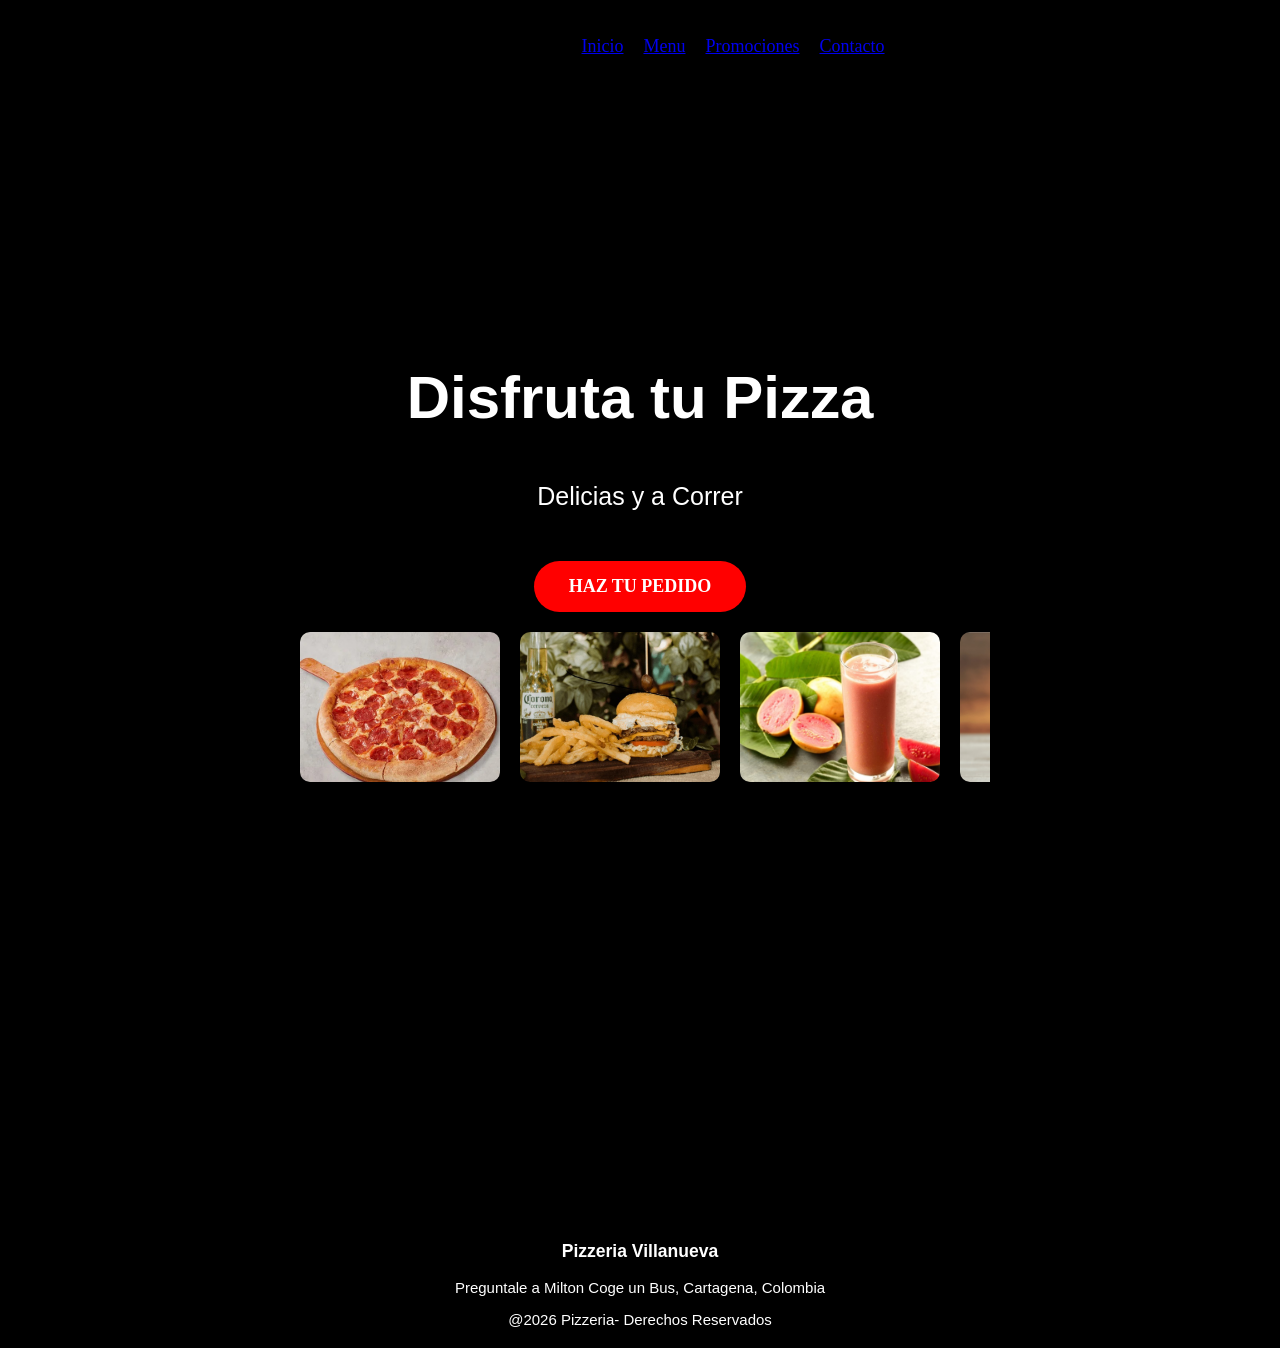
<file: index.html>
<!DOCTYPE html>
<html lang="en">

<head>
    <meta charset="UTF-8">
    <meta name="viewport" content="width=device-width, initial-scale=1.0">
    <title>PIZZA</title>
    <link rel="stylesheet" href="./css/letras.css">
    <link rel="icon" href="./imagen/favicon.ico" type="image/x-icon">
    <meta name="description" content="pizzeria don adolfo">
</head>

<body>
    <header>
        <div class="logo"> </div>
        <nav>
            <ul>
                <li><a href="index.html">Inicio</a></li>
                <li><a href="menu HTML/menu.html">Menu</a></li>
                <li><a href="promociones HTML/promociones.html">Promociones</a></li>
                <li><a href="contacto HTML/contacto.html">Contacto</a></li>
            </ul>
        </nav>
    </header>
    <main id="hero">
        <div class="promo">
            <h1>Disfruta tu Pizza</h1>
            <p>Delicias y a Correr</p>
            <a href="menu HTML/menu.html">HAZ TU PEDIDO</a>

            <div class="carrusel">
                <div class="elemento"><img src="./imagen/FUNDIDA-CON-PEPPERONI.jpg" alt="Pizza-peperoni"></div>
                <div class="elemento"><img src="./imagen/Hamburguesa Especial.jpg" alt="Hamburguesa-especial"></div>
                <div class="elemento"><img src="./imagen/Jugo Natural de guayaba.jpg" alt="jugo-guayaba"></div>
                <div class="elemento"><img src="./imagen/Malteada.jpg" alt="Malteada"></div>
                <div class="elemento"><img src="./imagen/Brownie con Helado.jpg" alt="Brownie+helado"></div>
            </div>

        </div>
        <video muted autoplay loop>
            <source src="./video/PIZZA.mp4" type="video/mp4">
        </video>

        <div class="capa">
        </div>
    </main>
    <footer class="footer">
        <div class="footer-contenido">
            <h3>Pizzeria Villanueva</h3>
            <p>Preguntale a Milton Coge un Bus, Cartagena, Colombia</p>
            <p>@2026 Pizzeria- Derechos Reservados</p>
        </div>
    </footer>
</body>

</html>
</file>
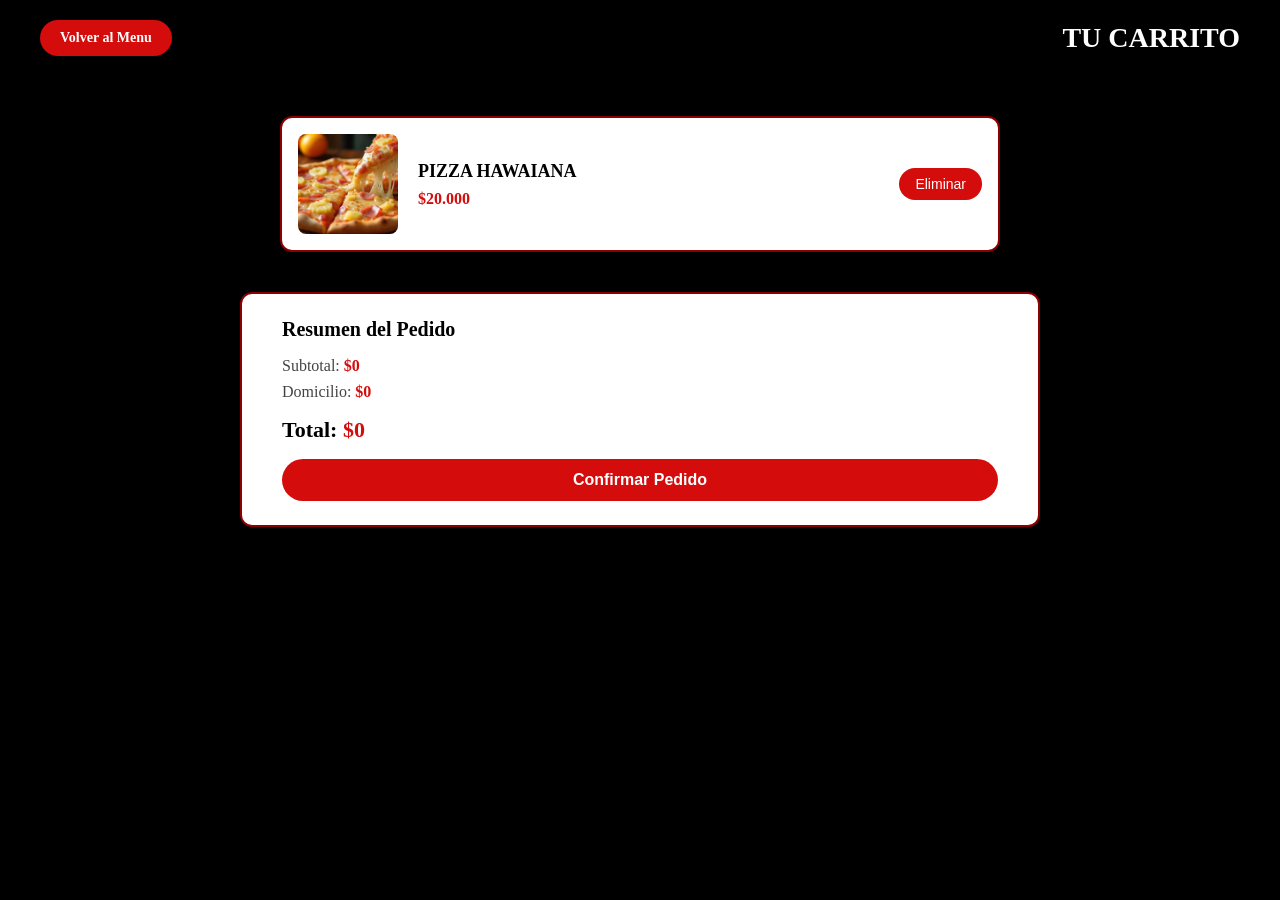
<file: carrito HTML/carrito.html>
<!DOCTYPE html>
<html lang="en">

<head>
    <meta charset="UTF-8">
    <meta name="viewport" content="width=device-width, initial-scale=1.0">
    <title>Pedidos en el Carrito</title>
    <link rel="stylesheet" href="../carrito CSS/carrito.css">
    <link rel="shortcut icon" href="../imagen/favicon.ico" type="image/x-icon">
</head>

<body>
    
    <video autoplay muted loop id="video-fondo">
    <source src="../video/PIZZA-CARRITO.mp4" type="video/mp4">
    </video>

    <header>
        <a href="../menu HTML/menu.html">Volver al Menu</a>
        <h1>TU CARRITO</h1>
    </header>

    <section id="productos-carrito">
        <div class="producto-item">
            <img src="../imagen/Pizza Hawaiana.jpg" alt="producto">
            <div class="producto-info">
                <h2>PIZZA HAWAIANA</h2>
                <p>$20.000</p>
            </div>
            <button class="btn-eliminar">Eliminar</button>
        </div>
    </section>

    <section id="resumen">
        <h2>Resumen del Pedido</h2>
        <p>Subtotal: <span id="subtotal">$0</span></p>
        <p>Domicilio: <span id="domicilio">$0</span></p>
        <h3>Total: <span id="total">$0</span></h3>
        <button class="btn-confirmar">Confirmar Pedido</button>
    </section>

</body>

</html>
</file>
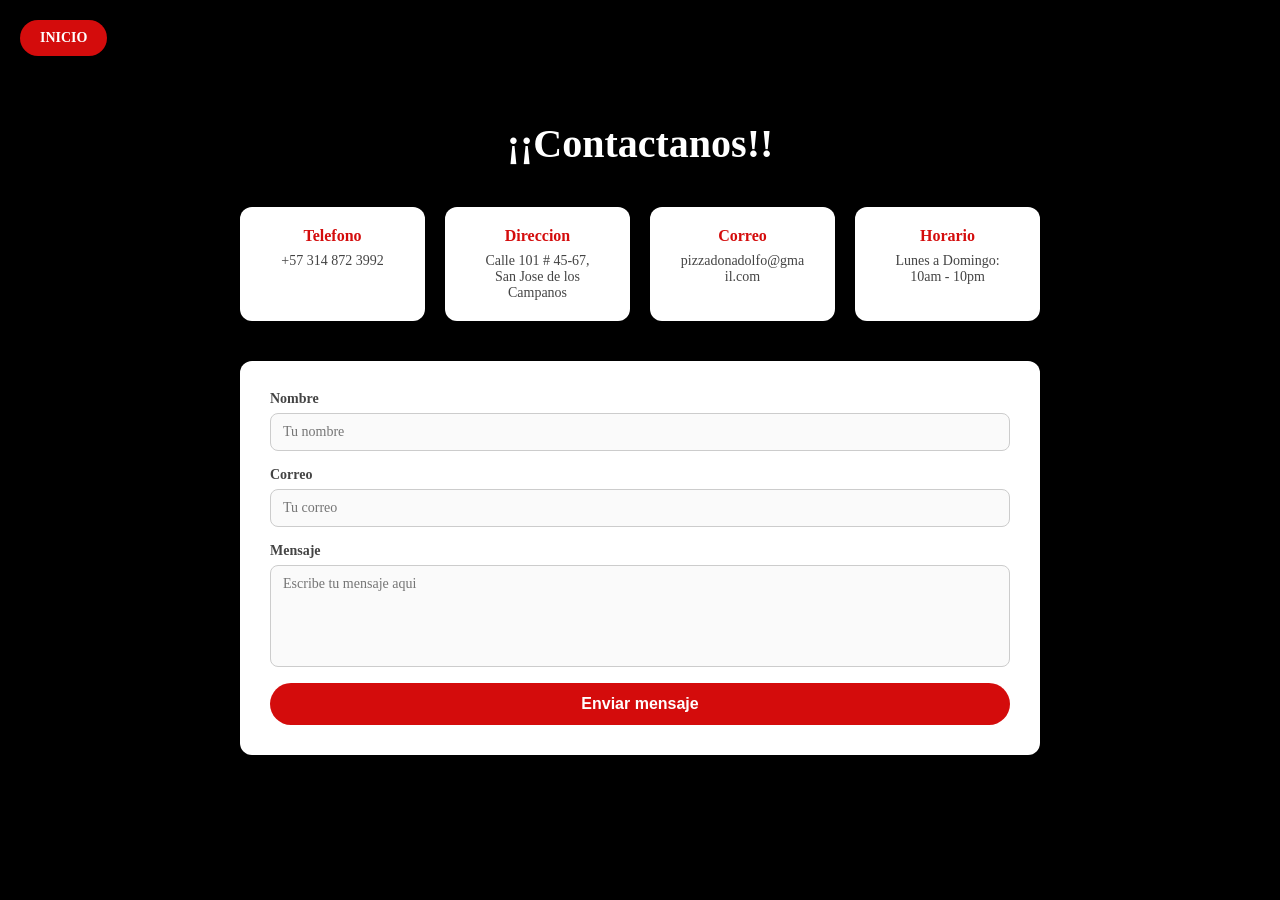
<file: contacto HTML/contacto.html>
<!DOCTYPE html>
<html lang="en">
<head>
    <meta charset="UTF-8">
    <meta name="viewport" content="width=device-width, initial-scale=1.0">
    <title>Contacto</title>
    <link rel="shortcut icon" href="../imagen/favicon.ico" type="image/x-icon">
    <link rel="stylesheet" href="../contacto CSS/contacto.css">
</head>
<body>
    
<a href="../index.html" class="btn-inicio">INICIO</a>

<video autoplay muted loop id="video-fondo">
    <source src="../video/1986-Pizza-Hut-Pan-Pizza.mp4" type="video/mp4">
</video>

<div class="contenedor">
    <h1 class="titulo">¡¡Contactanos!!</h1>

    <div class="info-contacto">
            <div class="info-item">
                <h3>Telefono</h3>
                <p>+57 314 872 3992</p>
            </div>

            <div class="info-item">
                <h3>Direccion</h3>
                <p>Calle 101 # 45-67, San Jose de los Campanos</p>
            </div>

            <div class="info-item">
                <h3>Correo</h3>
                <p>pizzadonadolfo@gmail.com</p>
            </div>

            <div class="info-item">
                <h3>Horario</h3>
                <p>Lunes a Domingo: 10am - 10pm</p>
            </div>
        </div>

        <form class="formulario-contacto">

            <div class="campo">
                <label for="nombre">Nombre</label>
                <input id="nombre" type="text" placeholder="Tu nombre">
            </div>

            <div class="campo">
                <label for="correo">Correo</label>
                <input id="correo" type="email" placeholder="Tu correo">
            </div>

            <div class="campo">
                <label for="mensaje">Mensaje</label>
                <textarea id="mensaje" placeholder="Escribe tu mensaje aqui" rows="5"></textarea>
            </div>

            <input type="submit" value="Enviar mensaje">

        </form>

    </div>

</div>

</body>
</html>
</file>
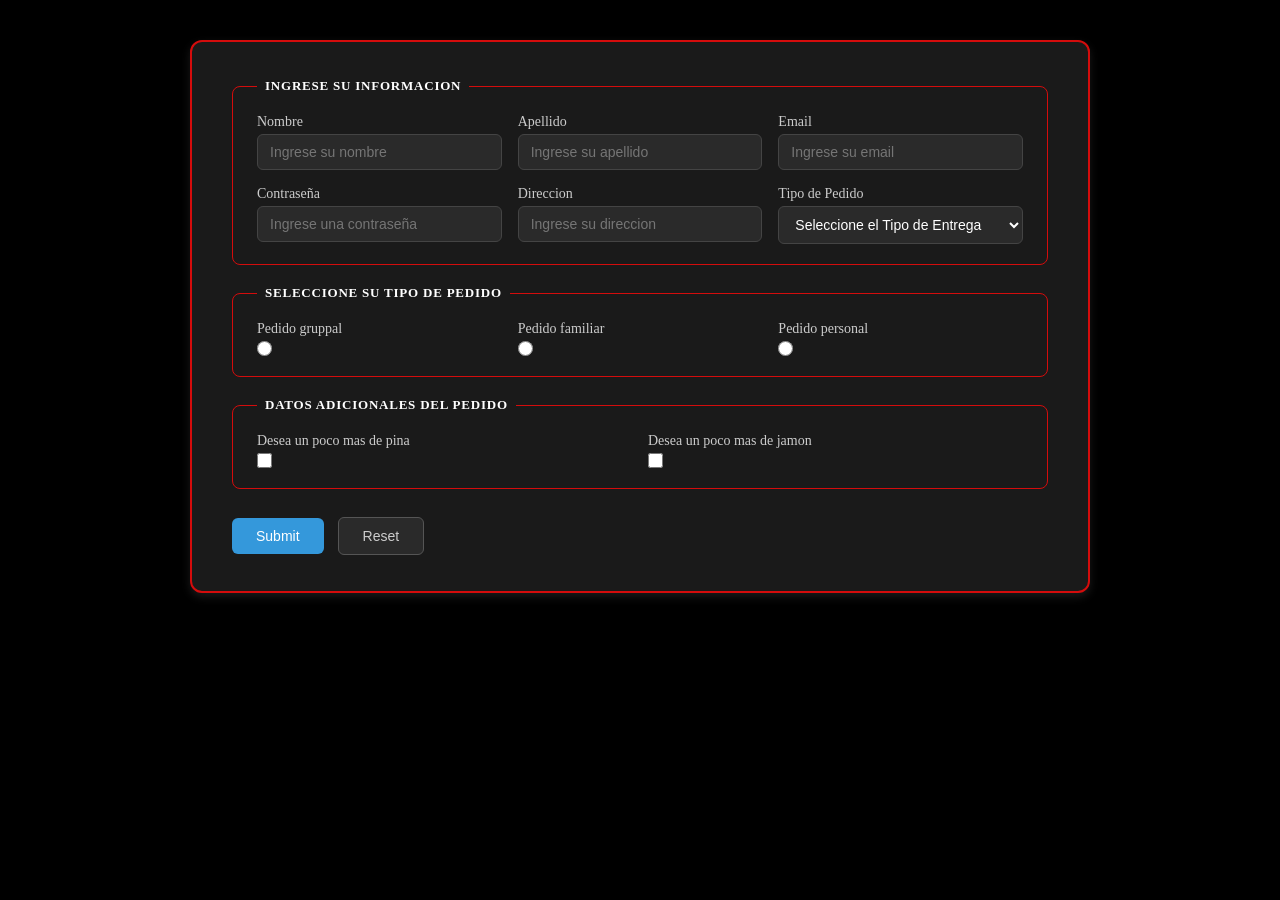
<file: fromulario HTML/Formulario.html>
<!DOCTYPE html>
<html lang="en">
<head>
    <meta charset="UTF-8">
    <meta name="viewport" content="width=device-width, initial-scale=1.0">
    <title>Formulario</title>
    <link rel="shortcut icon" href="../imagen/favicon.ico" type="image/x-icon">
    <link rel="stylesheet" href="../formulario CSS/formulario.css">
</head>
<body>

<form action="">

    <fieldset>
        <legend>Ingrese su informacion</legend>

        <div class="campo">
            <label for="name">Nombre</label>
            <input id="name" type="text" placeholder="Ingrese su nombre">
        </div>

        <div class="campo">
            <label for="surname">Apellido</label>
            <input id="surname" type="text" placeholder="Ingrese su apellido">
        </div>

        <div class="campo">
            <label for="email">Email</label>
            <input id="email" type="email" placeholder="Ingrese su email">
        </div>

        <div class="campo">
            <label for="password">Contraseña</label>
            <input id="password" type="password" placeholder="Ingrese una contraseña">
        </div>

        <div class="campo">
            <label for="direccion">Direccion</label>
            <input id="direccion" type="text" placeholder="Ingrese su direccion">
        </div>

        <div class="campo">
            <label for="pedido">Tipo de Pedido</label>
            <select name="pedidos" id="pedido">
                <option disabled selected>Seleccione el Tipo de Entrega</option>
                <option value="pedido-1">Domicilio</option>
                <option value="pedido-2">Ir a recogerlo</option>
            </select>
        </div>

    </fieldset>

    <fieldset>
        <legend>Seleccione su tipo de pedido</legend>

        <div class="campo">
            <label for="pedido-grupal">Pedido gruppal</label>
            <input id="pedido-grupal" type="radio" value="pedido grupal" name="pedido">
        </div>

        <div class="campo">
            <label for="pedido-familiar">Pedido familiar</label>
            <input id="pedido-familiar" type="radio" value="pedido familiar" name="pedido">
        </div>

        <div class="campo">
            <label for="pedido-personal">Pedido personal</label>
            <input id="pedido-personal" type="radio" value="pedido personal" name="pedido">
        </div>

    </fieldset>

    <fieldset>
        <legend>Datos adicionales del pedido</legend>


        <div class="campo">
            <label for="pina">Desea un poco mas de pina</label>
            <input id="pina" type="checkbox" value="pina" name="adicionales">
        </div>

        <div class="campo">
            <label for="jamon">Desea un poco mas de jamon</label>
            <input id="jamon" type="checkbox" value="jamon" name="adicionales">
        </div>

    </fieldset>

    <input type="submit">
    <input type="reset">

</form>

</body>
</html>
</file>
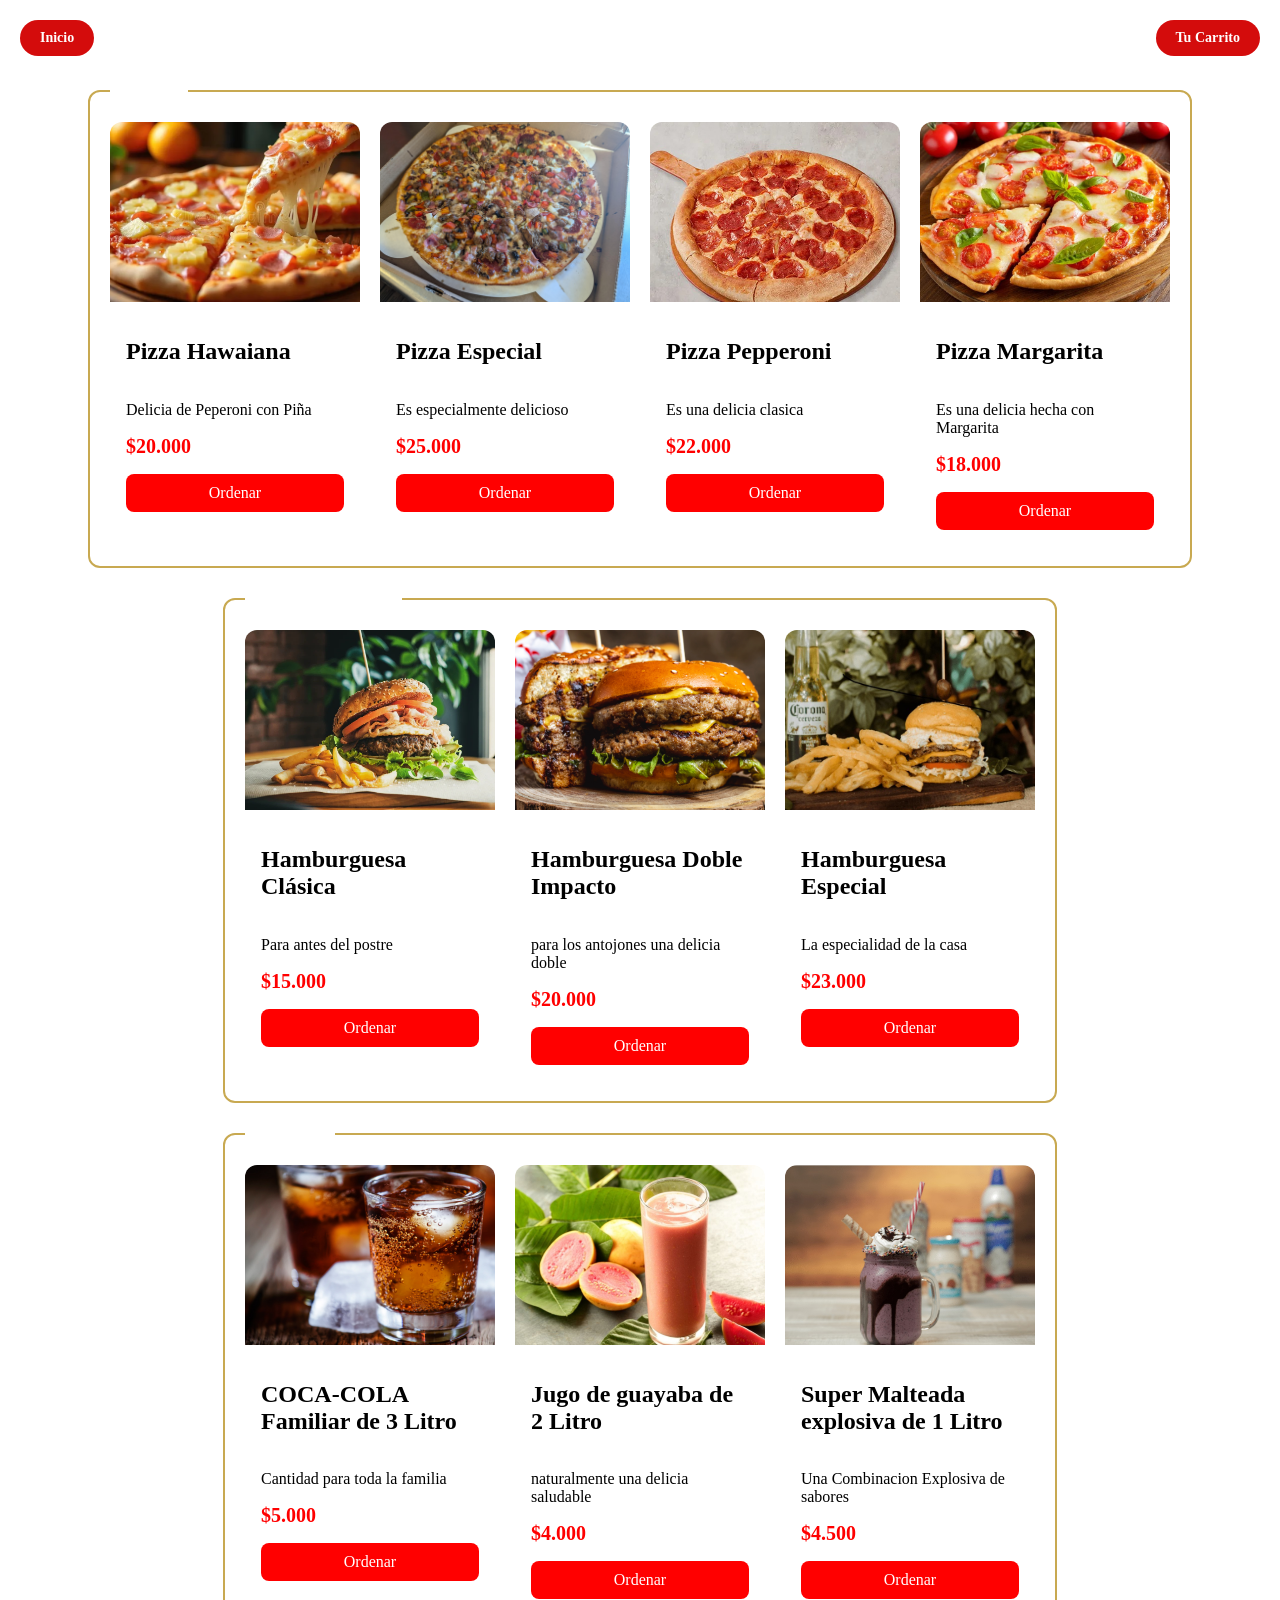
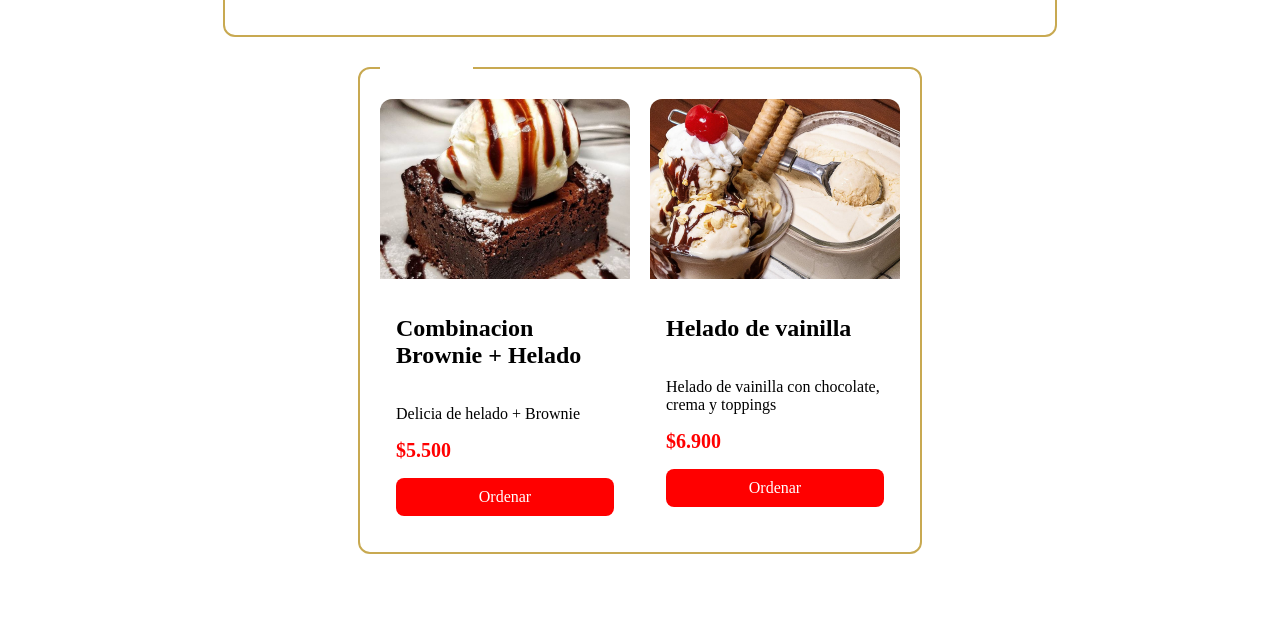
<file: menu HTML/menu.html>
<!DOCTYPE html>
<html lang="en">
<head>
    <meta charset="UTF-8">
    <meta name="viewport" content="width=device-width, initial-scale=1.0">
    <title>menu</title>
    <link rel="stylesheet" href="../menu CSS/menu.css">
    <link rel="icon" href="../imagen/favicon.ico" type="image/x-icon">
    
</head>
<body>

    <div class="nav">
        <a href="../index.html" class="btn-inicio">Inicio</a>
        <a href="../carrito HTML/carrito.html" class="btn-carrito">Tu Carrito</a>
    </div>

    <video autoplay muted loop id="video-fondo">
     <source src="../video/Video-Fondo-Menu.mp4" type="video/mp4">
    </video>

    <div class="contenedor">

        <fieldset class="grupo">
        <legend class="etiqueta">PIZZAS</legend>

        <div class="card">
        <img src="../imagen/Pizza Hawaiana.jpg" alt="producto">
        <div class="card-info">
            <h2>Pizza Hawaiana</h2>
            <p>Delicia de Peperoni con Piña</p>
            <span class="precio">$20.000</span>
            <a class="btn-ordenar" href="../fromulario HTML/Formulario.html">Ordenar</a>
        </div>
        </div>

    <div class="card">
    <img src="../imagen/Pizza Especial.jpeg" alt="producto">
    <div class="card-info">
        <h2>Pizza Especial</h2>
        <p>Es especialmente delicioso</p>
        <span class="precio">$25.000</span>
        <a class="btn-ordenar" href="../fromulario HTML/Formulario.html">Ordenar</a>

    </div>
    </div>

    <div class="card">
    <img src="../imagen/FUNDIDA-CON-PEPPERONI.jpg" alt="producto">
    <div class="card-info">
        <h2>Pizza Pepperoni</h2>
        <p>Es una delicia clasica</p>
        <span class="precio">$22.000</span>
        <a class="btn-ordenar" href="../fromulario HTML/Formulario.html">Ordenar</a>
    </div>    
    </div>

    <div class="card">
    <img src="../imagen/Pizza Margarita.jpg" alt="producto">
    <div class="card-info">
        <h2>Pizza Margarita</h2>
        <p>Es una delicia hecha con Margarita</p>
        <span class="precio">$18.000</span>
        <a class="btn-ordenar" href="../fromulario HTML/Formulario.html">Ordenar</a>
    </div>
    </div>
</fieldset>

<fieldset class="grupo">
<legend class="etiqueta">HAMBURGUESAS</legend>

<div class="card">
<img src="../imagen/Hamburguesa Clásica.jpg" alt="producto">
<div class="card-info">
    <h2>Hamburguesa Clásica</h2>
    <p>Para antes del postre</p>
    <span class="precio">$15.000</span>
    <a class="btn-ordenar" href="../fromulario HTML/Formulario.html">Ordenar</a>
</div>
</div>

    <div class="card">
    <img src="../imagen/Hamburguesa Doble.jpg" alt="producto">
    <div class="card-info">
        <h2>Hamburguesa Doble Impacto</h2>
        <p>para los antojones una delicia doble</p>
        <span class="precio">$20.000</span>
        <a class="btn-ordenar" href="../fromulario HTML/Formulario.html">Ordenar</a>
    </div>
    </div>

    <div class="card">
    <img src="../imagen/Hamburguesa Especial.jpg" alt="producto">
    <div class="card-info">
        <h2>Hamburguesa Especial</h2>
        <p>La especialidad de la casa</p>
        <span class="precio">$23.000</span>
        <a class="btn-ordenar" href="../fromulario HTML/Formulario.html">Ordenar</a>
    </div>
    </div>
</fieldset>

<fieldset class="grupo">
<legend class="etiqueta">BEBIDAS</legend>

<div class="card">
    <img src="../imagen/vaso-de-gaseosa.jpg" alt="producto">
    <div class="card-info">
        <h2>COCA-COLA Familiar de 3 Litro</h2>
        <p>Cantidad para toda la familia</p>
        <span class="precio">$5.000</span>
        <a class="btn-ordenar" href="../fromulario HTML/Formulario.html">Ordenar</a>
    </div>
    </div>

    <div class="card">
    <img src="../imagen/Jugo Natural de guayaba.jpg" alt="producto">
    <div class="card-info">
        <h2>Jugo de guayaba de 2 Litro</h2>
        <p>naturalmente una delicia saludable</p>
        <span class="precio">$4.000</span>
        <a class="btn-ordenar" href="../fromulario HTML/Formulario.html">Ordenar</a>
    </div>
    </div>

    <div class="card">
    <img src="../imagen/Malteada.jpg" alt="producto">
    <div class="card-info">
        <h2>Super Malteada explosiva de 1 Litro</h2>
        <p>Una Combinacion Explosiva de sabores</p>
        <span class="precio">$4.500</span>
        <a class="btn-ordenar" href="../fromulario HTML/Formulario.html">Ordenar</a>
    </div>
    </div>
</fieldset>

<fieldset class="grupo">
<legend class="etiqueta">POSTRES</legend>

    <div class="card">
    <img src="../imagen/Brownie con Helado.jpg" alt="producto">
    <div class="card-info">
        <h2>Combinacion Brownie + Helado</h2>
        <p>Delicia de helado + Brownie</p>
        <span class="precio">$5.500</span>
        <a class="btn-ordenar" href="../fromulario HTML/Formulario.html">Ordenar</a>
    </div>
    </div>

    <div class="card">
    <img src="../imagen/Helado.jpg" alt="producto">
    <div class="card-info">
        <h2>Helado de vainilla</h2>
        <p>Helado de vainilla con chocolate, crema y toppings</p>
        <span class="precio">$6.900</span>
        <a class="btn-ordenar" href="../fromulario HTML/Formulario.html">Ordenar</a>
    </div>
    </div>

</fieldset>
</div>

</body>
</html>
</file>
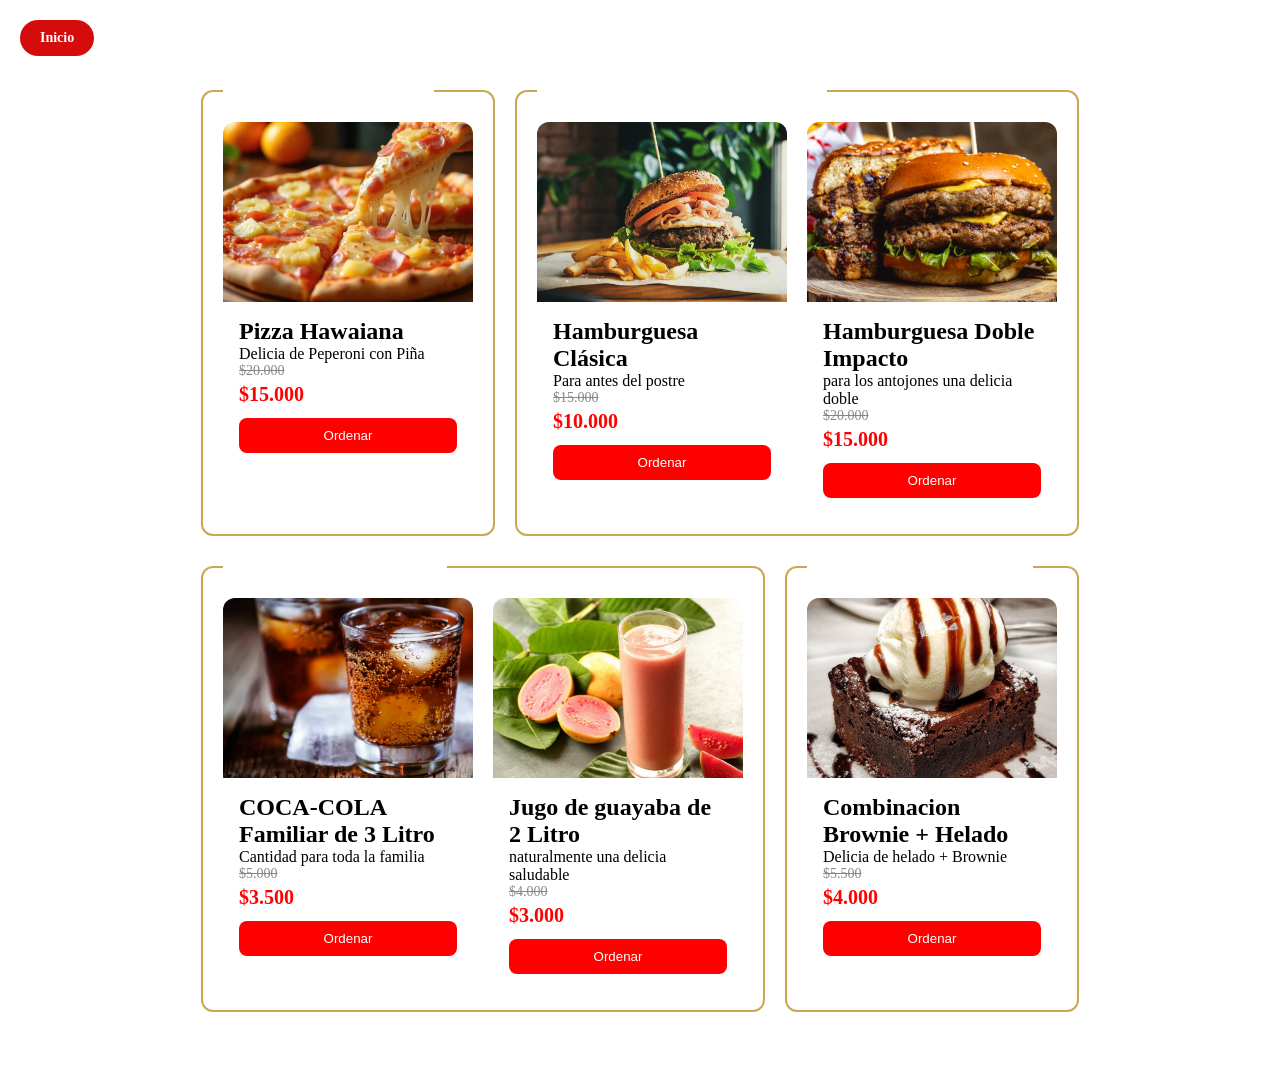
<file: promociones HTML/promociones.html>
<!DOCTYPE html>
<html lang="es">
<head>
    <meta charset="UTF-8">
    <meta name="viewport" content="width=device-width, initial-scale=1.0">
    <title>Promociones</title>
    <link rel="stylesheet" href="../promociones CSS/promociones.css">
    <link rel="icon" href="../imagen/favicon.ico" type="image/x-icon">
</head>
<body>

    <div class="nav">
        <a href="../index.html" class="btn-inicio">Inicio</a>
    </div>

    <video autoplay muted loop id="video-fondo">
        <source src="../video/Promocion.mp4" type="video/mp4">
    </video>

    <div class="contenedor">

        <fieldset class="grupo">
        <legend class="etiqueta">PIZZAS EN PROMOCION</legend>

        <div class="card">
        <img src="../imagen/Pizza Hawaiana.jpg" alt="producto">
        <div class="card-info">
            <h2>Pizza Hawaiana</h2>
            <p>Delicia de Peperoni con Piña</p>
            <span class="precio-antes">$20.000</span>
            <span class="precio">$15.000</span>
            <button>Ordenar</button>
        </div>
        </div>

        </fieldset>

        <fieldset class="grupo">
        <legend class="etiqueta">HAMBURGUESAS EN PROMOCION</legend>

        <div class="card">
        <img src="../imagen/Hamburguesa Clásica.jpg" alt="producto">
        <div class="card-info">
            <h2>Hamburguesa Clásica</h2>
            <p>Para antes del postre</p>
            <span class="precio-antes">$15.000</span>
            <span class="precio">$10.000</span>
            <button>Ordenar</button>
        </div>
        </div>

        <div class="card">
        <img src="../imagen/Hamburguesa Doble.jpg" alt="producto">
        <div class="card-info">
            <h2>Hamburguesa Doble Impacto</h2>
            <p>para los antojones una delicia doble</p>
            <span class="precio-antes">$20.000</span>
            <span class="precio">$15.000</span>
            <button>Ordenar</button>
        </div>
        </div>

        </fieldset>

        <fieldset class="grupo">
        <legend class="etiqueta">BEBIDAS EN PROMOCION</legend>

        <div class="card">
        <img src="../imagen/vaso-de-gaseosa.jpg" alt="producto">
        <div class="card-info">
            <h2>COCA-COLA Familiar de 3 Litro</h2>
            <p>Cantidad para toda la familia</p>
            <span class="precio-antes">$5.000</span>
            <span class="precio">$3.500</span>
            <button>Ordenar</button>
        </div>
        </div>

        <div class="card">
        <img src="../imagen/Jugo Natural de guayaba.jpg" alt="producto">
        <div class="card-info">
            <h2>Jugo de guayaba de 2 Litro</h2>
            <p>naturalmente una delicia saludable</p>
            <span class="precio-antes">$4.000</span>
            <span class="precio">$3.000</span>
            <button>Ordenar</button>
        </div>
        </div>

        </fieldset>

        <fieldset class="grupo">
        <legend class="etiqueta">POSTRES EN PROMOCION</legend>

        <div class="card">
        <img src="../imagen/Brownie con Helado.jpg" alt="producto">
        <div class="card-info">
            <h2>Combinacion Brownie + Helado</h2>
            <p>Delicia de helado + Brownie</p>
            <span class="precio-antes">$5.500</span>
            <span class="precio">$4.000</span>
            <button>Ordenar</button>
        </div>
        </div>

        </fieldset>

    </div>

</body>
</html>
</file>
<file: css/letras.css>
body{
    background-color: black;
}

#hero {
    min-height: 100vh;
    position: relative;

}

video {
    position: absolute;
    top: 0;
    left: 0;
    width: 100%;
    height: 100%;
    object-fit: cover;
}

.capa {
    position: absolute;
    top: 0;
    left: 0;
    width: 100%;
    height: 100%;
    background: #1c1c1c;
    opacity: 0.5;
    mix-blend-mode: overlay;
}

.promo {
  padding-top: 35vh;
  height: 100vh;
  display: flex;
  flex-direction: column;
  justify-content: flex-start;
  align-items: center;
  gap: 5px;
  width: 60%;
  margin: auto;
  position: relative;
  z-index: 3;
}

.promo h1 {
    font-size: 60px;
    color: white;
    text-align: center;
    font-family: Arial, Helvetica, sans-serif;
    margin-bottom: 20px;
}

.promo p {
    font-size: 25px;
    color: white;
    text-align: center;
    font-family: Arial, Helvetica, sans-serif;
}

.promo a {
    margin-top: 20px;
    padding: 15px 35px;
    font-size: 18px;
    color: white;
    background-color: red;
    border: none;
    cursor: pointer;
    font-weight: bold;
    transition: all 0.3s ease;
    border-radius: 50px;
    text-decoration: none;
}

.promo a:hover {
    background-color: aqua;
    transform: scale(1.05);
}

header {
    position: absolute;
    top: 0cap;
    width: 100%;
    z-index: 10;
    display: flex;
    justify-content: center;
    align-items: center;
    padding: 20px 50px;
}

.logo {
    color: white;
    font-size: 24px;
    font-weight: bold;
    margin-left: 30px;

}

nav ul {
    list-style: none;
    display: flex;
    gap: 20px;
}

nav ul li {
    text-decoration: none;
    color: white;
    font-size: 18px;
    transition: all 0.3s ease;
}

footer {
    font-size: 15px;
    color: white;
    text-align: center;
    font-family: 'Lucida Sans', 'Lucida Sans Regular', 'Lucida Grande', 'Lucida Sans Unicode', Geneva, Verdana, sans-serif;
    margin-bottom: 20px;
}

.carrusel {
  display: flex;
  flex-wrap: nowrap;
  overflow-x: scroll;
  position: relative;
  z-index: 3;
  width: 100%;
  max-width: 700px;
  padding: 10px 0;
  margin-top: 5px
}

.elemento {
  flex: 1 0 auto;
  margin: 0 10px;
  width: 200px;
  height: 150px;
  border-radius: 10px;
  overflow: hidden;
}

.elemento img {
    width: 100%;
    height: 100%;
    object-fit: cover;
    border-radius: 8px;
}
</file>
<file: carrito CSS/carrito.css>
* {
    box-sizing: border-box;
    margin: 0;
    padding: 0;
}

body {
    font-family: Georgia, serif;
    min-height: 100vh;
    color: white;
    background-color: black;
}

#video-fondo {
    position: fixed;
    top: 0;
    left: 0;
    width: 100%;
    height: 100%;
    object-fit: cover;
    z-index: -1;
}

header {
    display: flex;
    align-items: center;
    justify-content: space-between;
    padding: 20px 40px;
    background-color: rgba(0, 0, 0, 0.6);
}

header h1 {
    font-size: 28px;
    color: white;
}

header a {
    background-color: #d40c0c;
    color: white;
    padding: 10px 20px;
    border-radius: 50px;
    text-decoration: none;
    font-weight: bold;
    font-size: 14px;
    transition: background-color 0.3s ease;
     min-width: 100px;
}

header a:hover {
    background-color: #ff0000;
}

#productos-carrito {
    display: flex;
    flex-direction: column;
    gap: 16px;
    padding: 40px;
    max-width: 800px;
    margin: 0 auto;
}

#carrito-vacio {
    text-align: center;
    font-size: 20px;
    color: #ccc;
    margin-top: 40px;
}

.producto-item {
    display: flex;
    align-items: center;
    gap: 20px;
    background-color: white;
    border: 2px solid #8B0000;
    border-radius: 12px;
    padding: 16px;
}

.producto-item img {
    width: 100px;
    height: 100px;
    object-fit: cover;
    border-radius: 8px;
}

.producto-info {
    flex: 1;
}

.producto-info h2 {
    font-size: 18px;
    margin-bottom: 8px;
    color: black;
}

.producto-info p {
    font-size: 16px;
    color: #d40c0c;
    font-weight: bold;
}

.btn-eliminar {
    background-color: #d40c0c;
    color: white;
    border: none;
    padding: 8px 16px;
    border-radius: 50px;
    cursor: pointer;
    font-size: 14px;
    transition: background-color 0.3s ease;
    transition: all 0.3s ease;
}

.btn-eliminar:hover {
    background-color: #ff4500;
    transform: scale(1.05);
}

#resumen {
    max-width: 800px;
    margin: 0 auto 40px;
    padding: 24px 40px;
    background-color: white;
    border: 2px solid #8B0000;
    border-radius: 12px;
}

#resumen h2 {
    font-size: 20px;
    margin-bottom: 16px;
    color: black;
}

#resumen p {
    font-size: 16px;
    color: #444;
    margin-bottom: 8px;
}

#resumen h3 {
    font-size: 22px;
    color: black;
    margin: 16px 0;
}

#resumen span {
    color: #d40c0c;
    font-weight: bold;
}

.btn-confirmar {
    width: 100%;
    padding: 12px;
    background-color: #d40c0c;
    color: white;
    border: none;
    border-radius: 50px;
    cursor: pointer;
    font-size: 16px;
    font-weight: bold;
    transition: background-color 0.3s ease;
    transition: all 0.3s ease;
}

.btn-confirmar:hover {
    background-color: #ff4500;
    transform: scale(1.05);
}
</file>
<file: contacto CSS/contacto.css>
* {
    box-sizing: border-box;
    margin: 0;
    padding: 0;
}

body {
    font-family: Georgia, serif;
    min-height: 100vh;
    background-color: black;
    padding: 40px 16px;
}

#video-fondo {
    position: fixed;
    top: 0;
    left: 0;
    width: 100%;
    height: 100%;
    object-fit: cover;
    z-index: -1;
}

.btn-inicio {
    position: fixed;
    top: 20px;
    left: 20px;
    background-color: #d40c0c;
    color: white;
    padding: 10px 20px;
    border-radius: 50px;
    text-decoration: none;
    font-family: Georgia, serif;
    font-weight: bold;
    font-size: 14px;
    z-index: 10;
    transition: background-color 0.3s ease;
}

.btn-inicio:hover {
    background-color: #ff0000;
}

.contenedor {
    max-width: 800px;
    margin: 80px auto 40px;
    display: flex;
    flex-direction: column;
    gap: 40px;
}

.titulo {
    color: white;
    font-size: 40px;
    text-align: center;
}

.info-contacto {
    display: flex;
    flex-wrap: wrap;
    gap: 20px;
    justify-content: center;
}

.info-item {
    background-color: white;
    border-radius: 12px;
    padding: 20px 30px;
    text-align: center;
    flex: 1;
    min-width: 160px;
    animation: aparecer 1s ease forwards;
    opacity: 0;
    transition: transform 0.3s ease, box-shadow 0.3s ease;
}

.info-item:hover {
    transform: translateY(-8px);
    box-shadow: 0 12px 25px rgba(0, 0, 0, 0.3);
}

.info-item h3 {
    color: #d40c0c;
    font-size: 16px;
    margin-bottom: 8px;
}

.info-item p {
    color: #444;
    font-size: 14px;
    word-break: break-word;
}

.formulario-contacto {
    background-color: white;
    border-radius: 12px;
    padding: 30px;
    display: flex;
    flex-direction: column;
    gap: 16px;
    animation: aparecer 1s ease 0.3s forwards;
    opacity: 0;
}

.campo {
    display: flex;
    flex-direction: column;
    gap: 6px;
}

label {
    font-size: 14px;
    color: #444;
    font-weight: bold;
}

input[type="text"],
input[type="email"],
textarea {
    width: 100%;
    padding: 10px 12px;
    font-size: 14px;
    border: 1px solid #ccc;
    border-radius: 8px;
    background-color: #fafafa;
    color: #222;
    outline: none;
    transition: border-color 0.2s;
    font-family: Georgia, serif;
}

input[type="text"]:focus,
input[type="email"]:focus,
textarea:focus {
    border-color: #d40c0c;
    background-color: white;
}

textarea {
    resize: none;
}

input[type="submit"] {
    padding: 12px;
    background-color: #d40c0c;
    color: white;
    border: none;
    border-radius: 50px;
    font-size: 16px;
    font-weight: bold;
    cursor: pointer;
    transition: background-color 0.3s ease, transform 0.3s ease;
}

input[type="submit"]:hover {
    background-color: #ff0000;
    transform: scale(1.03);
}

@keyframes aparecer {
    from {
        opacity: 0;
        transform: translateY(80px);
    }
    to {
        opacity: 1;
        transform: translateY(0);
    }
}
</file>
<file: formulario CSS/formulario.css>
* {
    box-sizing: border-box;
    margin: 0;
    padding: 0;
}

body {
    font-family: Georgia, serif;
    background-color: black;
    display: flex;
    justify-content: center;
    align-items: flex-start;
    min-height: 100vh;
    padding: 40px 16px;
}

form {
    background-color: #1a1a1a;
    padding: 36px 40px;
    border-radius: 12px;
    border: 2px solid #d40c0c;
    box-shadow: 0 4px 10px rgba(255, 255, 255, 0.1);
    width: 100%;
    max-width: 900px;
}

fieldset {
    border: 1px solid #d40c0c;
    border-radius: 8px;
    padding: 20px 24px;
    margin-bottom: 20px;
    display: flex;
    flex-wrap: wrap;
    gap: 16px;
}

legend {
    font-size: 13px;
    font-weight: bold;
    text-transform: uppercase;
    letter-spacing: 0.06em;
    color: white;
    padding: 0 8px;
}

label {
    display: block;
    font-size: 14px;
    color: #ccc;
    margin-bottom: 4px;
}

.campo {
    display: flex;
    flex-direction: column;
    flex: 1;
    min-width: 180px;
}

input[type="text"],
input[type="email"],
input[type="password"],
select {
    width: 100%;
    padding: 9px 12px;
    font-size: 14px;
    border: 1px solid #444;
    border-radius: 6px;
    background-color: #2a2a2a;
    color: white;
    outline: none;
    transition: border-color 0.2s;
}

input[type="text"]:focus,
input[type="email"]:focus,
input[type="password"]:focus,
select:focus {
    border-color: #d40c0c;
    background-color: #333;
}

input[type="radio"],
input[type="checkbox"] {
    width: 15px;
    height: 15px;
    margin-right: 8px;
    cursor: pointer;
    vertical-align: middle;
    accent-color: #d40c0c;
}

input[type="submit"],
input[type="reset"] {
    margin-top: 8px;
    margin-right: 10px;
    padding: 10px 24px;
    font-size: 14px;
    border-radius: 6px;
    cursor: pointer;
    transition: background-color 0.2s;
}

input[type="submit"] {
    background-color: #3498db;
    color: white;
    border: none;
}

input[type="submit"]:hover {
    background-color: #2980b9;
}

input[type="reset"] {
    background-color: #2a2a2a;
    color: #ccc;
    border: 1px solid #555;
}

input[type="reset"]:hover {
    background-color: #333;
}
</file>
<file: menu CSS/menu.css>
* body {
    margin: 0;
    font-family: Georgia, serif;
    min-height: 100vh;
    padding: 40px 16px;
}

#video-fondo {
    position: fixed;
    top: 0;
    left: 0;
    width: 100%;
    height: 100%;
    object-fit: cover;
    z-index: -1;
}

.nav {
    position: fixed;
    top: 20px;
    right: 20px;
    z-index: 10;
}

.btn-inicio {
    position: fixed;
    top: 20px;
    left: 20px;
    background-color: #d40c0c;
    color: white;
    padding: 10px 20px;
    border-radius: 50px;
    text-decoration: none;
    font-family: Georgia, serif;
    font-weight: bold;
    font-size: 14px;
    z-index: 10;
}

.btn-inicio:hover {
    background-color: #ff0000;
}

@keyframes aparecer {
    from {
        opacity: 0;
        transform: translateY(80px);
    }
    to {
        opacity: 1;
        transform: translateY(0);
    }
}

.contenedor {
    display: flex;
    flex-wrap: wrap;
    justify-content: center;
    gap: 20px;
    padding: 40px;
}

.card:hover {
    transform: translateY(-8px);
    box-shadow: 0 12px 25px rgba(0, 0, 0, 0, 0.2);
    transition: transform 0.3s ease, box-shadow 0.3s ease;
}

.card {
    width: 250px;
    border-radius: 12px;
    overflow: hidden;
    transition: transform 0.3s ease, box-shadow 0.3s ease;
    display: flex;
    flex-direction: column;
    animation: aparecer 1s ease forwards;
}

.card img {
    width: 100%;
    height: 180px;
    object-fit: cover;
}

.card-info {
    background-color: white;
    padding: 16px;
    flex: 1;
    display: flex;
    flex-direction: column;
}

.precio {
    color: red;
    font-size: 20px;
    font-weight: bold;
    display: block;
    margin-bottom: 8px;
}

.btn-ordenar {
    display: block;
    width: 100%;
    padding: 10px;
    background: #ff0000;
    color: white;
    border-radius: 8px;
    cursor: pointer;
    transition: all 0.3s ease;
    text-decoration: none;
    text-align: center;
    margin-top: 8px;
    box-sizing: border-box;
}

.btn-ordenar:hover {
    background-color: #ff4500;
    transform: scale(1.05);
}

.btn-carrito {
    position: fixed;
    top: 20px;
    right: 20px;
    background-color: #d40c0c;
    color: white;
    padding: 10px 20px;
    border-radius: 50px;
    text-decoration: none;
    font-family: Georgia, serif;
    font-weight: bold;
    font-size: 14px;
    z-index: 10;
}

.btn-carrito:hover {
    background-color: #ff0000;
}

.grupo {
    border: 2px solid #c8a951;
    border-radius: 12px;
    padding: 20px;
    display: flex;
    /* para que los cards queden en fila */
    gap: 20px;
    flex-wrap: wrap;
}

.etiqueta {
    color: white;
    font-size: 16px;
    font-weight: bold;
    padding: 2px 10px;
}
</file>
<file: promociones CSS/promociones.css>
* {
    box-sizing: border-box;
    margin: 0;
    padding: 0;
}

body {
    font-family: Georgia, serif;
    min-height: 100vh;
    padding: 40px 16px;
}

#video-fondo {
    position: fixed;
    top: 0;
    left: 0;
    width: 100%;
    height: 100%;
    object-fit: cover;
    z-index: -1;
}

.nav {
    position: fixed;
    top: 20px;
    right: 20px;
    z-index: 10;
}

.btn-inicio {
    position: fixed;
    top: 20px;
    left: 20px;
    background-color: #d40c0c;
    color: white;
    padding: 10px 20px;
    border-radius: 50px;
    text-decoration: none;
    font-family: Georgia, serif;
    font-weight: bold;
    font-size: 14px;
}

.btn-inicio:hover {
    background-color: #ff0000;
}

@keyframes aparecer {
    from {
        opacity: 0;
        transform: translateY(80px);
    }
    to {
        opacity: 1;
        transform: translateY(0);
    }
}

.contenedor {
    display: flex;
    flex-wrap: wrap;
    justify-content: center;
    gap: 20px;
    padding: 40px;
}

.card {
    width: 250px;
    border-radius: 12px;
    overflow: hidden;
    transition: transform 0.3s ease, box-shadow 0.3s ease;
    display: flex;
    flex-direction: column;
    animation: aparecer 1s ease forwards;
}

.card:hover {
    transform: translateY(-8px);
    box-shadow: 0 12px 25px rgba(0, 0, 0, 0.2);
}

.card img {
    width: 100%;
    height: 180px;
    object-fit: cover;
}

.card-info {
    background-color: white;
    padding: 16px;
    flex: 1;
}

.precio-antes {
    color: #888;
    font-size: 14px;
    text-decoration: line-through;
    display: block;
    margin-bottom: 4px;
}

.precio {
    color: red;
    font-size: 20px;
    font-weight: bold;
    display: block;
    margin-bottom: 12px;
}

button {
    width: 100%;
    padding: 10px;
    background: #ff0000;
    color: white;
    border: none;
    border-radius: 8px;
    cursor: pointer;
    transition: all 0.3s ease;
}

button:hover {
    background-color: #ff4500;
    transform: scale(1.05);
}

.grupo {
    border: 2px solid #c8a951;
    border-radius: 12px;
    padding: 20px;
    display: flex;
    gap: 20px;
    flex-wrap: wrap;
    align-items: stretch;
}

.etiqueta {
    color: white;
    font-size: 16px;
    font-weight: bold;
    padding: 2px 10px;
}
</file>
